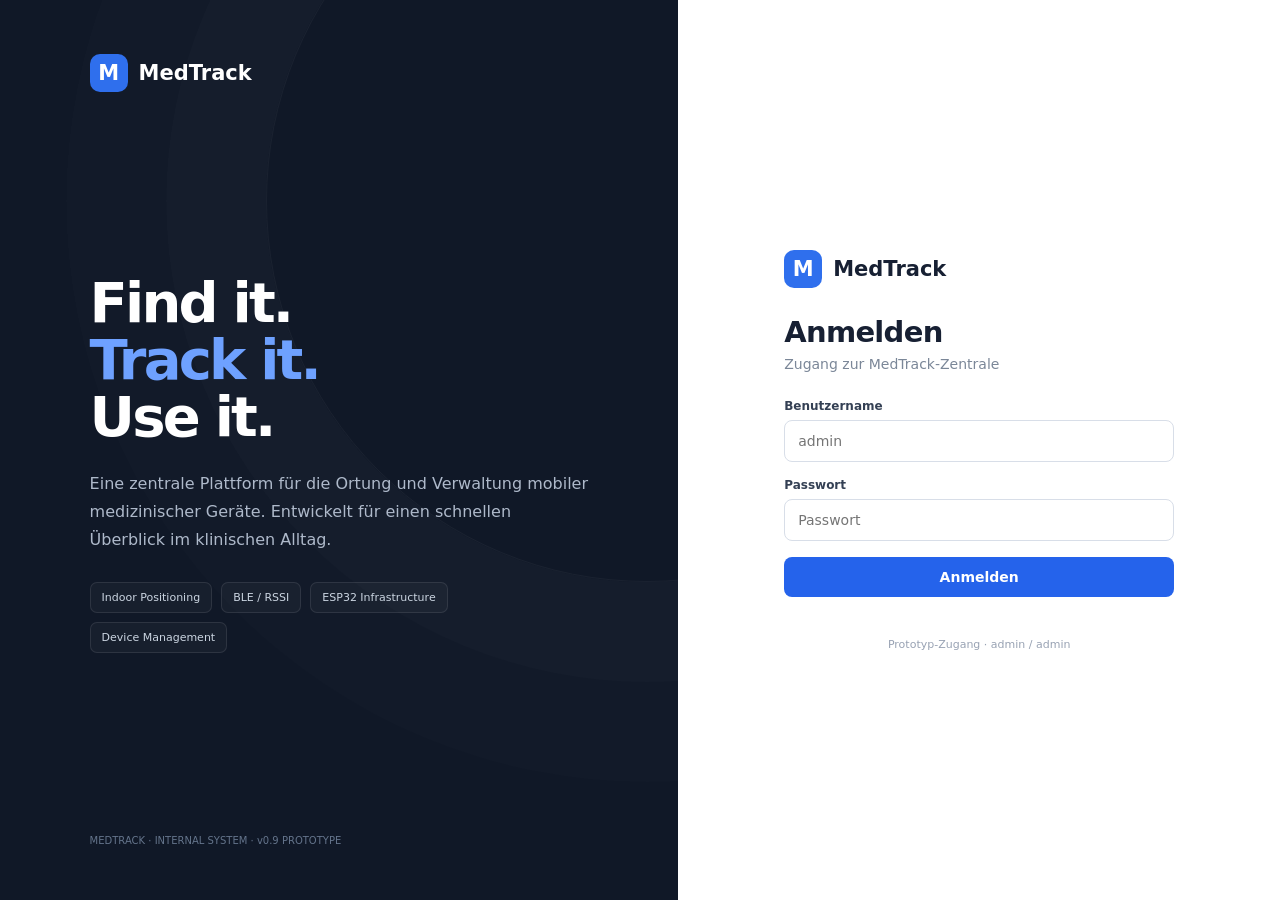
<file: Prototyp/MedTrack_MaxQuality_Prototype.html>
<!doctype html>
<html lang="de">
<head>
<meta charset="utf-8">
<meta name="viewport" content="width=device-width,initial-scale=1">
<title>MedTrack — Clinical Equipment Platform</title>
<style>
:root{
 --nav:#111827;--nav2:#1b2537;--bg:#f6f8fb;--surface:#fff;--border:#e6eaf0;
 --text:#172033;--muted:#7b8798;--blue:#2563eb;--blue-soft:#eef4ff;
 --green:#16a34a;--green-soft:#eaf8ef;--amber:#c77b12;--amber-soft:#fff7e8;
 --red:#dc3545;--red-soft:#fff0f1;--shadow:0 1px 2px #17203308,0 8px 24px #17203306;
}
*{box-sizing:border-box}body{margin:0;background:var(--bg);color:var(--text);font:14px Inter,ui-sans-serif,system-ui,-apple-system,"Segoe UI",sans-serif}
button,input,select{font:inherit}button{cursor:pointer}.hidden{display:none!important}

/* login */
.login{min-height:100vh;display:grid;grid-template-columns:53% 47%;background:#fff}
.login-left{background:#101827;color:white;padding:54px 7vw;display:flex;flex-direction:column;justify-content:space-between;position:relative;overflow:hidden}
.login-left:before{content:"";position:absolute;width:760px;height:760px;border:1px solid #ffffff0b;border-radius:50%;right:-350px;top:-180px;box-shadow:0 0 0 100px #ffffff03,0 0 0 200px #ffffff02}
.brand{display:flex;align-items:center;gap:11px;font-weight:750;font-size:21px;position:relative;z-index:1}.mark{width:38px;height:38px;background:#2f6fed;border-radius:10px;display:grid;place-items:center;font-weight:900;color:#fff}
.login-copy{position:relative;z-index:1}.login-copy h1{font-size:56px;line-height:1.02;letter-spacing:-2.8px;max-width:680px;margin:0 0 25px}.login-copy h1 span{color:#6ea1ff}.login-copy p{font-size:16px;line-height:1.75;color:#aeb9ca;max-width:590px}
.login-features{display:flex;gap:9px;flex-wrap:wrap;margin-top:28px}.feature{border:1px solid #ffffff18;background:#ffffff08;padding:8px 11px;border-radius:7px;color:#cbd5e1;font-size:11px}
.login-right{display:grid;place-items:center;padding:50px}.login-form{width:390px}.login-form h2{font-size:29px;letter-spacing:-.7px;margin:27px 0 7px}.login-form>p{color:var(--muted);margin:0 0 27px}.field{margin:0 0 16px}.field label{display:block;font-size:12px;font-weight:700;margin-bottom:7px;color:#344054}.field input,.field select{width:100%;border:1px solid #d8dee8;border-radius:8px;padding:12px 13px;outline:0;background:#fff}.field input:focus,.field select:focus{border-color:#5c8ff2;box-shadow:0 0 0 3px #dbe8ff}.primary{width:100%;border:0;background:#2563eb;color:#fff;border-radius:8px;padding:12px;font-weight:700}.primary:hover{background:#1e56d0}.login-error{height:17px;color:#d12e3d;font-size:12px;margin-top:10px}.demo{font-size:11px;text-align:center;color:#98a2b3;margin-top:14px}

/* shell */
.shell{min-height:100vh}.sidebar{position:fixed;left:0;top:0;bottom:0;width:238px;background:var(--nav);color:#aab5c6;padding:20px 13px;display:flex;flex-direction:column;z-index:5}.side-brand{padding:2px 9px 27px;color:#fff}.side-brand .mark{width:35px;height:35px}.side-brand span{font-size:19px}.section-label{text-transform:uppercase;font-size:9px;letter-spacing:1.2px;color:#66758b;padding:14px 10px 7px}.nav button{display:flex;align-items:center;width:100%;border:0;background:transparent;color:#9eabbe;padding:10px 11px;border-radius:7px;margin:2px 0;text-align:left;font-size:12px;gap:11px}.nav button:hover{background:#ffffff08;color:#fff}.nav button.active{background:#202d43;color:#fff}.nav-icon{width:18px;text-align:center;font-size:14px;color:#8faef1}.side-user{margin-top:auto;border-top:1px solid #263248;padding:15px 7px 0;display:flex;gap:9px;align-items:center}.avatar{width:34px;height:34px;border-radius:50%;background:#dce9ff;color:#2458bc;display:grid;place-items:center;font-size:10px;font-weight:800}.side-user b{display:block;color:#fff;font-size:11px}.side-user span{color:#718096;font-size:10px}.logout{margin-top:12px;border:0;background:none;color:#8592a6;text-align:left;padding:8px;font-size:11px}.main{margin-left:238px;min-height:100vh}.topbar{height:66px;background:#fff;border-bottom:1px solid var(--border);display:flex;align-items:center;justify-content:space-between;padding:0 28px}.search{width:310px;background:#f8fafc;border:1px solid var(--border);border-radius:7px;padding:9px 12px;color:#475569;outline:0;font-size:12px}.top-right{display:flex;align-items:center;gap:19px;color:#667085;font-size:11px}.online{display:flex;gap:6px;align-items:center}.green-dot{width:7px;height:7px;background:#2bb673;border-radius:50%}.bell{font-size:17px}.page{padding:27px 29px;max-width:1500px;margin:auto}.page-title{display:flex;justify-content:space-between;align-items:flex-end;margin-bottom:22px}.page-title h1{font-size:25px;letter-spacing:-.6px;margin:0}.page-title p{color:var(--muted);margin:5px 0 0;font-size:12px}.actions{display:flex;gap:8px}.btn{border:1px solid #d9e0ea;background:#fff;color:#344054;border-radius:7px;padding:9px 12px;font-size:11px}.btn-blue{border:0;background:#2563eb;color:white;border-radius:7px;padding:9px 12px;font-weight:700;font-size:11px}.btn-blue:hover{background:#1d55d0}

/* dashboard */
.metrics{display:grid;grid-template-columns:repeat(4,1fr);gap:13px;margin-bottom:18px}.metric{background:#fff;border:1px solid var(--border);border-radius:9px;padding:17px 18px;box-shadow:var(--shadow)}.metric-top{display:flex;justify-content:space-between;color:#778399;font-size:11px}.metric-icon{color:#7791c8}.metric-value{font-size:27px;font-weight:750;margin:8px 0 3px}.metric-note{font-size:10px;color:#8390a3}.metric-note.good{color:#16804b}.layout{display:grid;grid-template-columns:minmax(0,1.55fr) minmax(315px,.72fr);gap:16px}.card{background:#fff;border:1px solid var(--border);border-radius:9px;box-shadow:var(--shadow)}.card-head{height:58px;padding:0 18px;display:flex;justify-content:space-between;align-items:center;border-bottom:1px solid #edf0f4}.card-head h2{font-size:13px;margin:0}.subtle{font-size:10px;color:#8a95a5}.map-card{padding-bottom:14px}.map-wrap{height:420px;padding:28px 43px 34px}.map{position:relative;width:100%;height:100%;border:1px solid #aab5c5;background-color:#fbfcfe;background-image:linear-gradient(#e9edf3 1px,transparent 1px),linear-gradient(90deg,#e9edf3 1px,transparent 1px);background-size:10% 10%;overflow:hidden}.room-label{position:absolute;top:12px;left:12px;font-size:10px;color:#59677c;background:#fff;border:1px solid #e6eaf0;padding:6px 8px;border-radius:5px}.sensor{position:absolute;width:31px;height:31px;border-radius:50%;display:grid;place-items:center;color:white;font-size:10px;font-weight:800;box-shadow:0 2px 7px #0002;z-index:3}.sensor small{position:absolute;top:35px;color:#64748b;white-space:nowrap;font-size:9px;font-weight:500}.sa{left:5%;bottom:7%;background:#7356d8}.sb{right:5%;top:7%;background:#138da1}.signal{position:absolute;left:57%;top:45%;width:230px;height:230px;border:1px dashed #9ebff5;border-radius:50%;transform:translate(-50%,-50%);opacity:.8}.device{position:absolute;left:57%;top:45%;width:46px;height:46px;border-radius:50%;background:#2764d9;border:4px solid #d8e7ff;color:white;display:grid;place-items:center;font-size:9px;font-weight:800;box-shadow:0 4px 15px #2764d944;transition:.45s;z-index:4}.device span{position:absolute;top:52px;background:#fff;border:1px solid #e2e7ef;color:#344054;border-radius:5px;padding:5px 7px;font-size:9px;white-space:nowrap;font-weight:500}.map-meta{display:flex;justify-content:space-between;padding:0 18px;color:#8390a3;font-size:9px}.legend{display:flex;gap:15px}.legend i{display:inline-block;width:7px;height:7px;border-radius:50%;margin-right:4px}.focus{padding:17px}.status-line{display:flex;justify-content:space-between;align-items:start}.status-badge{font-size:9px;padding:4px 7px;border-radius:20px;background:var(--green-soft);color:#167542;font-weight:800}.focus-name{font-size:16px;font-weight:750}.focus-type{font-size:10px;color:#8994a5;margin-top:3px}.info{margin-top:14px}.info-row{display:flex;justify-content:space-between;border-bottom:1px solid #edf0f4;padding:10px 0;font-size:10px}.info-row span{color:#7b8798}.info-row b{font-weight:700}.accuracy{background:#f2fbf6;border:1px solid #d7f0df;padding:11px;border-radius:6px;margin-top:13px}.accuracy span{display:block;color:#43835d;font-size:9px}.accuracy b{font-size:19px;color:#197044;display:block;margin-top:2px}.full{width:100%;margin-top:11px}.notice{margin:15px 0;background:#fff8eb;border:1px solid #f5dfb8;padding:10px;border-radius:6px;font-size:10px;color:#8b641e}.table-card{margin-top:16px;padding-bottom:4px}.table{width:100%;border-collapse:collapse}.table th{text-align:left;color:#8994a5;font-size:9px;text-transform:uppercase;letter-spacing:.45px;padding:11px 15px;border-bottom:1px solid var(--border)}.table td{padding:12px 15px;border-bottom:1px solid #eff2f5;font-size:10px}.device-cell{display:flex;align-items:center;gap:9px}.device-avatar{width:29px;height:29px;border-radius:6px;background:#eef4ff;color:#2861c9;display:grid;place-items:center;font-size:8px;font-weight:800}.pill{padding:4px 7px;border-radius:20px;font-size:8px;font-weight:800}.pill.green{background:#eaf8ef;color:#197044}.pill.orange{background:#fff2df;color:#a36213}.pill.gray{background:#f0f2f5;color:#657184}

/* other pages */
.page-card{padding:0}.empty-title{padding:30px}.user-grid{display:grid;grid-template-columns:repeat(3,1fr);gap:13px}.user-card{background:#fff;border:1px solid var(--border);border-radius:9px;padding:16px;box-shadow:var(--shadow)}.user-head{display:flex;gap:10px;align-items:center}.user-head .avatar{width:40px;height:40px}.user-head b{font-size:12px}.user-head p{margin:3px 0 0;color:#8994a5;font-size:10px}.role{display:inline-block;margin-top:15px;padding:5px 7px;background:#eef4ff;color:#245cc2;border-radius:5px;font-size:9px;font-weight:700}.activity{padding:16px 18px}.event{display:flex;gap:11px;padding:13px 0;border-bottom:1px solid #edf0f4}.event:last-child{border:0}.event-dot{width:8px;height:8px;border-radius:50%;background:#3c73db;margin-top:4px;flex:none}.event p{margin:0;font-size:10px}.event small{color:#98a2b3;font-size:9px}.rooms-grid{display:grid;grid-template-columns:repeat(3,1fr);gap:13px}.room-card{background:#fff;border:1px solid var(--border);border-radius:9px;padding:16px;box-shadow:var(--shadow)}.room-card h3{font-size:13px}.room-card p{font-size:10px;color:#8792a3;margin:5px 0 14px}.room-status{font-size:9px;color:#177145;background:#eaf8ef;padding:4px 7px;border-radius:20px;font-weight:700}

/* modal */
.modal{position:fixed;inset:0;background:#0f172a66;display:grid;place-items:center;z-index:20}.modal-box{width:430px;background:#fff;border-radius:10px;padding:21px;box-shadow:0 25px 70px #0003}.modal-head{display:flex;justify-content:space-between;align-items:center;margin-bottom:20px}.modal-head h2{font-size:16px}.close{background:none;border:0;font-size:20px;color:#8994a5}
@media(max-width:1050px){.metrics{grid-template-columns:repeat(2,1fr)}.layout{grid-template-columns:1fr}.user-grid,.rooms-grid{grid-template-columns:1fr 1fr}}
@media(max-width:720px){.sidebar{width:62px}.side-brand span,.section-label,.nav button span,.side-user div:not(.avatar),.logout{display:none}.main{margin-left:62px}.topbar{padding:0 14px}.search{width:200px}.page{padding:18px 14px}.metrics{grid-template-columns:1fr}.user-grid,.rooms-grid{grid-template-columns:1fr}.map-wrap{padding:25px 25px 32px}}
</style>
</head>
<body>

<section id="login" class="login">
  <div class="login-left">
    <div class="brand"><div class="mark">M</div>MedTrack</div>
    <div class="login-copy">
      <h1>Find it.<br><span>Track it.</span><br>Use it.</h1>
      <p>Eine zentrale Plattform für die Ortung und Verwaltung mobiler medizinischer Geräte. Entwickelt für einen schnellen Überblick im klinischen Alltag.</p>
      <div class="login-features"><span class="feature">Indoor Positioning</span><span class="feature">BLE / RSSI</span><span class="feature">ESP32 Infrastructure</span><span class="feature">Device Management</span></div>
    </div>
    <div style="color:#64748b;font-size:10px;position:relative;z-index:1">MEDTRACK · INTERNAL SYSTEM · v0.9 PROTOTYPE</div>
  </div>
  <div class="login-right">
    <div class="login-form">
      <div class="brand" style="color:#172033"><div class="mark">M</div>MedTrack</div>
      <h2>Anmelden</h2><p>Zugang zur MedTrack-Zentrale</p>
      <form id="loginForm">
        <div class="field"><label>Benutzername</label><input id="loginUser" placeholder="admin" autocomplete="username" required></div>
        <div class="field"><label>Passwort</label><input id="loginPass" type="password" placeholder="Passwort" autocomplete="current-password" required></div>
        <button class="primary">Anmelden</button><div id="loginError" class="login-error"></div>
      </form>
      <div class="demo">Prototyp-Zugang · admin / admin</div>
    </div>
  </div>
</section>

<section id="shell" class="shell hidden">
<aside class="sidebar">
  <div class="brand side-brand"><div class="mark">M</div><span>MedTrack</span></div>
  <div class="section-label">Arbeitsbereich</div>
  <nav class="nav">
    <button class="active" onclick="page('dashboard',this)"><i class="nav-icon">▦</i><span>Dashboard</span></button>
    <button onclick="page('devices',this)"><i class="nav-icon">◉</i><span>Geräte</span></button>
    <button onclick="page('rooms',this)"><i class="nav-icon">⌗</i><span>Räume & Ortung</span></button>
  </nav>
  <div class="section-label">Administration</div>
  <nav class="nav">
    <button onclick="page('users',this)"><i class="nav-icon">♙</i><span>Benutzer</span></button>
    <button onclick="page('activity',this)"><i class="nav-icon">◷</i><span>Aktivitätsprotokoll</span></button>
  </nav>
  <div class="side-user"><div class="avatar">AM</div><div><b>Alexander M.</b><span>Administrator</span></div></div>
  <button class="logout" onclick="logout()">↪ &nbsp; Abmelden</button>
</aside>
<main class="main">
<header class="topbar"><input class="search" placeholder="Suchen …" oninput="searchDevices(this.value)"><div class="top-right"><div class="online"><i class="green-dot"></i> System online</div><div class="bell">♧</div><span>DE</span></div></header>

<!-- dashboard -->
<div id="dashboard" class="page">
<div class="page-title"><div><h1>Dashboard</h1><p>Live-Übersicht der MedTrack-Infrastruktur</p></div><div class="actions"><button class="btn" onclick="locate()">↻ Aktualisieren</button><button class="btn-blue" onclick="openDevice()">＋ Gerät registrieren</button></div></div>
<div class="metrics">
<div class="metric"><div class="metric-top"><span>Geräte gesamt</span><span class="metric-icon">◉</span></div><div class="metric-value">24</div><div class="metric-note good">↑ 3 heute aktiv</div></div>
<div class="metric"><div class="metric-top"><span>Verfügbar</span><span class="metric-icon">✓</span></div><div class="metric-value">18</div><div class="metric-note">75 % des Bestands</div></div>
<div class="metric"><div class="metric-top"><span>In Verwendung</span><span class="metric-icon">↗</span></div><div class="metric-value">4</div><div class="metric-note">2 auf Station 2</div></div>
<div class="metric"><div class="metric-top"><span>Wartung</span><span class="metric-icon">!</span></div><div class="metric-value">2</div><div class="metric-note" style="color:#a36213">Prüfung erforderlich</div></div>
</div>
<div class="layout">
<div class="card map-card"><div class="card-head"><h2>Live-Ortung · Raum 01</h2><span class="subtle">12 × 11 m · aktualisiert vor 2 s</span></div>
<div class="map-wrap"><div class="map"><div class="room-label">RAUM 01 · STATION 2</div><div class="signal"></div><div class="sensor sa">A<small>ESP32 A</small></div><div class="sensor sb">B<small>ESP32 B</small></div><div id="device" class="device">EKG<span>EKG #17 · 6,8 m / 6,4 m</span></div></div></div>
<div class="map-meta"><div class="legend"><span><i style="background:#7356d8"></i>Sensor A</span><span><i style="background:#138da1"></i>Sensor B</span><span><i style="background:#2764d9"></i>Gerät</span></div><span>Trilateration aktiv · Genauigkeit ±0,32 m</span></div></div>
<div class="card"><div class="card-head"><h2>Gerätedetails</h2><span class="subtle">LIVE</span></div><div class="focus">
<div class="status-line"><div><div class="focus-name">EKG #17</div><div class="focus-type">Elektrokardiograph · MT-00417</div></div><span class="status-badge">VERFÜGBAR</span></div>
<div class="notice"><b>Ortung stabil</b><br>Das Gerät wird aktuell von beiden Sensoren erkannt.</div>
<div class="info"><div class="info-row"><span>Standort</span><b>Raum 01</b></div><div class="info-row"><span>Koordinaten</span><b id="coords">6,8 m / 6,4 m</b></div><div class="info-row"><span>Entfernung A</span><b id="distA">4,1 m</b></div><div class="info-row"><span>Entfernung B</span><b id="distB">6,3 m</b></div><div class="info-row"><span>Letztes Signal</span><b>vor 2 Sek.</b></div></div>
<div class="accuracy"><span>Aktuelle Messgenauigkeit</span><b id="accuracy">± 0,32 m</b></div><button class="btn-blue full" onclick="locate()">⌖ Position neu berechnen</button>
</div></div></div>
<div class="card table-card"><div class="card-head"><h2>Zuletzt erkannte Geräte</h2><span class="subtle">24 Geräte im System</span></div>
<table class="table" id="recentTable"><thead><tr><th>Gerät</th><th>Standort</th><th>Status</th><th>Erkannt</th><th></th></tr></thead><tbody>
<tr><td><div class="device-cell"><div class="device-avatar">EKG</div><b>EKG #17</b></div></td><td>Raum 01</td><td><span class="pill green">Verfügbar</span></td><td>vor 2 Sek.</td><td><button class="btn" onclick="locate()">Lokalisieren</button></td></tr>
<tr><td><div class="device-cell"><div class="device-avatar">IP</div><b>Infusionspumpe #04</b></div></td><td>Raum 03</td><td><span class="pill orange">In Verwendung</span></td><td>vor 8 Sek.</td><td><button class="btn">Details</button></td></tr>
<tr><td><div class="device-cell"><div class="device-avatar">EKG</div><b>EKG #12</b></div></td><td>Lager</td><td><span class="pill green">Verfügbar</span></td><td>vor 15 Sek.</td><td><button class="btn">Details</button></td></tr>
</tbody></table></div>
</div>

<!-- devices -->
<div id="devices" class="page hidden"><div class="page-title"><div><h1>Geräte</h1><p>Registrierte medizinische Geräte und BLE-Tags</p></div><button class="btn-blue" onclick="openDevice()">＋ Gerät registrieren</button></div>
<div class="card page-card"><table class="table" id="deviceTable"><thead><tr><th>Gerät</th><th>Typ</th><th>Standort</th><th>Status</th><th>BLE-Tag</th><th>Letztes Signal</th></tr></thead><tbody>
<tr><td><div class="device-cell"><div class="device-avatar">EKG</div><b>EKG #17</b></div></td><td>Elektrokardiograph</td><td>Raum 01</td><td><span class="pill green">Verfügbar</span></td><td>MT-00417</td><td>2 Sek.</td></tr>
<tr><td><div class="device-cell"><div class="device-avatar">IP</div><b>Infusionspumpe #04</b></div></td><td>Infusionspumpe</td><td>Raum 03</td><td><span class="pill orange">In Verwendung</span></td><td>MT-00104</td><td>8 Sek.</td></tr>
<tr><td><div class="device-cell"><div class="device-avatar">EKG</div><b>EKG #12</b></div></td><td>Elektrokardiograph</td><td>Lager</td><td><span class="pill green">Verfügbar</span></td><td>MT-00412</td><td>15 Sek.</td></tr>
<tr><td><div class="device-cell"><div class="device-avatar">BP</div><b>Blutdruckmonitor #08</b></div></td><td>Monitoring</td><td>Raum 02</td><td><span class="pill gray">Wartung</span></td><td>MT-00008</td><td>nicht aktiv</td></tr>
</tbody></table></div></div>

<!-- rooms -->
<div id="rooms" class="page hidden"><div class="page-title"><div><h1>Räume & Ortung</h1><p>Überwachte Bereiche und Sensor-Infrastruktur</p></div></div>
<div class="metrics"><div class="metric"><div class="metric-top"><span>Überwachte Räume</span></div><div class="metric-value">6</div><div class="metric-note good">Alle Bereiche online</div></div><div class="metric"><div class="metric-top"><span>ESP32 Sensoren</span></div><div class="metric-value">12</div><div class="metric-note">2 pro Raum</div></div><div class="metric"><div class="metric-top"><span>Signalabdeckung</span></div><div class="metric-value">98,7%</div><div class="metric-note">Aktuelle Messung</div></div><div class="metric"><div class="metric-top"><span>Mittlere Genauigkeit</span></div><div class="metric-value">0,41 m</div><div class="metric-note">RSSI / Trilateration</div></div></div>
<div class="rooms-grid">
<div class="room-card"><h3>Raum 01</h3><p>Station 2 · 12 × 11 m</p><span class="room-status">● ONLINE · 4 GERÄTE</span></div>
<div class="room-card"><h3>Raum 02</h3><p>Station 2 · 10 × 9 m</p><span class="room-status">● ONLINE · 5 GERÄTE</span></div>
<div class="room-card"><h3>Raum 03</h3><p>Station 2 · 12 × 10 m</p><span class="room-status">● ONLINE · 3 GERÄTE</span></div>
<div class="room-card"><h3>Lager</h3><p>Materiallager · 15 × 8 m</p><span class="room-status">● ONLINE · 8 GERÄTE</span></div>
<div class="room-card"><h3>Behandlungsraum</h3><p>Station 1 · 9 × 8 m</p><span class="room-status">● ONLINE · 2 GERÄTE</span></div>
<div class="room-card"><h3>Technikraum</h3><p>Infrastruktur · 7 × 6 m</p><span class="room-status">● ONLINE · 2 GERÄTE</span></div>
</div></div>

<!-- users -->
<div id="users" class="page hidden"><div class="page-title"><div><h1>Benutzer</h1><p>Benutzerkonten und Rollen</p></div><button class="btn-blue" onclick="openUser()">＋ Benutzer hinzufügen</button></div>
<div class="user-grid" id="userGrid">
<div class="user-card"><div class="user-head"><div class="avatar">AM</div><div><b>Alexander M.</b><p>alexander@medtrack.local</p></div></div><span class="role">Administrator</span></div>
<div class="user-card"><div class="user-head"><div class="avatar" style="background:#e8f7ed;color:#197044">LS</div><div><b>Lisa Schneider</b><p>lisa@medtrack.local</p></div></div><span class="role">Stationsleitung</span></div>
<div class="user-card"><div class="user-head"><div class="avatar" style="background:#fff3db;color:#a36213">MK</div><div><b>Martin König</b><p>martin@medtrack.local</p></div></div><span class="role">Mitarbeiter</span></div>
</div></div>

<!-- activity -->
<div id="activity" class="page hidden"><div class="page-title"><div><h1>Aktivitätsprotokoll</h1><p>Nachvollziehbare Ereignisse im MedTrack-System</p></div></div>
<div class="layout"><div class="card"><div class="card-head"><h2>Letzte Aktivitäten</h2><span class="subtle">Heute</span></div><div class="activity">
<div class="event"><i class="event-dot"></i><div><p><b>EKG #17</b> wurde in Raum 01 erkannt.</p><small>vor 2 Minuten · ESP32 A / B</small></div></div>
<div class="event"><i class="event-dot" style="background:#20a464"></i><div><p><b>Lisa Schneider</b> hat Infusionspumpe #04 ausgeliehen.</p><small>vor 12 Minuten · Station 2</small></div></div>
<div class="event"><i class="event-dot" style="background:#d99024"></i><div><p><b>Blutdruckmonitor #08</b> wurde als Wartung markiert.</p><small>vor 31 Minuten · System</small></div></div>
<div class="event"><i class="event-dot"></i><div><p><b>Alexander M.</b> hat sich angemeldet.</p><small>vor 48 Minuten · Web</small></div></div>
</div></div>
<div class="card"><div class="card-head"><h2>Systemstatus</h2></div><div class="activity"><div class="info-row"><span>Webanwendung</span><b style="color:#197044">Online</b></div><div class="info-row"><span>PostgreSQL</span><b style="color:#197044">Online</b></div><div class="info-row"><span>ESP32 Netzwerk</span><b style="color:#197044">12 / 12</b></div><div class="info-row"><span>BLE Gateway</span><b style="color:#197044">Online</b></div></div></div></div></div>
</main>
</section>

<div id="deviceModal" class="modal hidden"><div class="modal-box"><div class="modal-head"><h2>Gerät registrieren</h2><button class="close" onclick="closeModal('deviceModal')">×</button></div><div class="field"><label>Gerätename</label><input id="newDeviceName" placeholder="z. B. EKG #25"></div><div class="field"><label>Gerätetyp</label><select><option>Elektrokardiograph</option><option>Infusionspumpe</option><option>Blutdruckmonitor</option><option>Sonstiges</option></select></div><div class="field"><label>BLE-Tag-ID</label><input placeholder="MT-00XXX"></div><button class="btn-blue" style="width:100%" onclick="addDevice()">Gerät registrieren</button></div></div>
<div id="userModal" class="modal hidden"><div class="modal-box"><div class="modal-head"><h2>Benutzer hinzufügen</h2><button class="close" onclick="closeModal('userModal')">×</button></div><div class="field"><label>Name</label><input id="newUserName" placeholder="Max Mustermann"></div><div class="field"><label>E-Mail</label><input placeholder="max@medtrack.local"></div><div class="field"><label>Rolle</label><select><option>Mitarbeiter</option><option>Stationsleitung</option><option>Administrator</option></select></div><button class="btn-blue" style="width:100%" onclick="addUser()">Benutzer anlegen</button></div></div>

<script>
const $=id=>document.getElementById(id);
$("loginForm").addEventListener("submit",e=>{e.preventDefault();if($("loginUser").value==="admin"&&$("loginPass").value==="admin"){$("login").classList.add("hidden");$("shell").classList.remove("hidden")}else $("loginError").textContent="Benutzername oder Passwort ist nicht korrekt."});
function logout(){$("shell").classList.add("hidden");$("login").classList.remove("hidden");$("loginUser").value="";$("loginPass").value="";$("loginError").textContent=""}
function page(id,btn){document.querySelectorAll(".page").forEach(x=>x.classList.add("hidden"));$(id).classList.remove("hidden");document.querySelectorAll(".nav button").forEach(x=>x.classList.remove("active"));btn.classList.add("active");window.scrollTo(0,0)}
function locate(){let d=$("device"),x=42+Math.random()*25,y=29+Math.random()*31;d.style.left=x+"%";d.style.top=y+"%";let px=(x/100*12).toFixed(1),py=((100-y)/100*11).toFixed(1),a=(.7+Math.random()*4).toFixed(1),b=(1.2+Math.random()*5).toFixed(1),acc=(.25+Math.random()*.22).toFixed(2);$("coords").textContent=px.replace(".",",")+" m / "+py.replace(".",",")+" m";$("distA").textContent=a.replace(".",",")+" m";$("distB").textContent=b.replace(".",",")+" m";$("accuracy").textContent="± "+acc.replace(".",",")+" m";d.querySelector("span").textContent="EKG #17 · "+px.replace(".",",")+" m / "+py.replace(".",",")+" m"}
function openDevice(){$("deviceModal").classList.remove("hidden")}function openUser(){$("userModal").classList.remove("hidden")}function closeModal(id){$(id).classList.add("hidden")}
function addDevice(){let n=$("newDeviceName").value.trim()||"Neues Gerät",tr=document.createElement("tr");tr.innerHTML=`<td><div class="device-cell"><div class="device-avatar">NEW</div><b>${n}</b></div></td><td>Medizinisches Gerät</td><td>Noch nicht zugeordnet</td><td><span class="pill green">Verfügbar</span></td><td>Wird zugewiesen</td><td>gerade eben</td>`;$("deviceTable").querySelector("tbody").prepend(tr);closeModal("deviceModal");$("newDeviceName").value=""}
function addUser(){let n=$("newUserName").value.trim()||"Neuer Benutzer",i=n.split(" ").map(x=>x[0]).join("").slice(0,2).toUpperCase(),c=document.createElement("div");c.className="user-card";c.innerHTML=`<div class="user-head"><div class="avatar">${i}</div><div><b>${n}</b><p>${n.toLowerCase().replaceAll(" ",".")}@medtrack.local</p></div></div><span class="role">Mitarbeiter</span>`;$("userGrid").append(c);closeModal("userModal");$("newUserName").value=""}
function searchDevices(v){document.querySelectorAll("#deviceTable tbody tr").forEach(r=>r.style.display=!v||r.innerText.toLowerCase().includes(v.toLowerCase())?"":"none")}
</script>
</body>
</html>
</file>
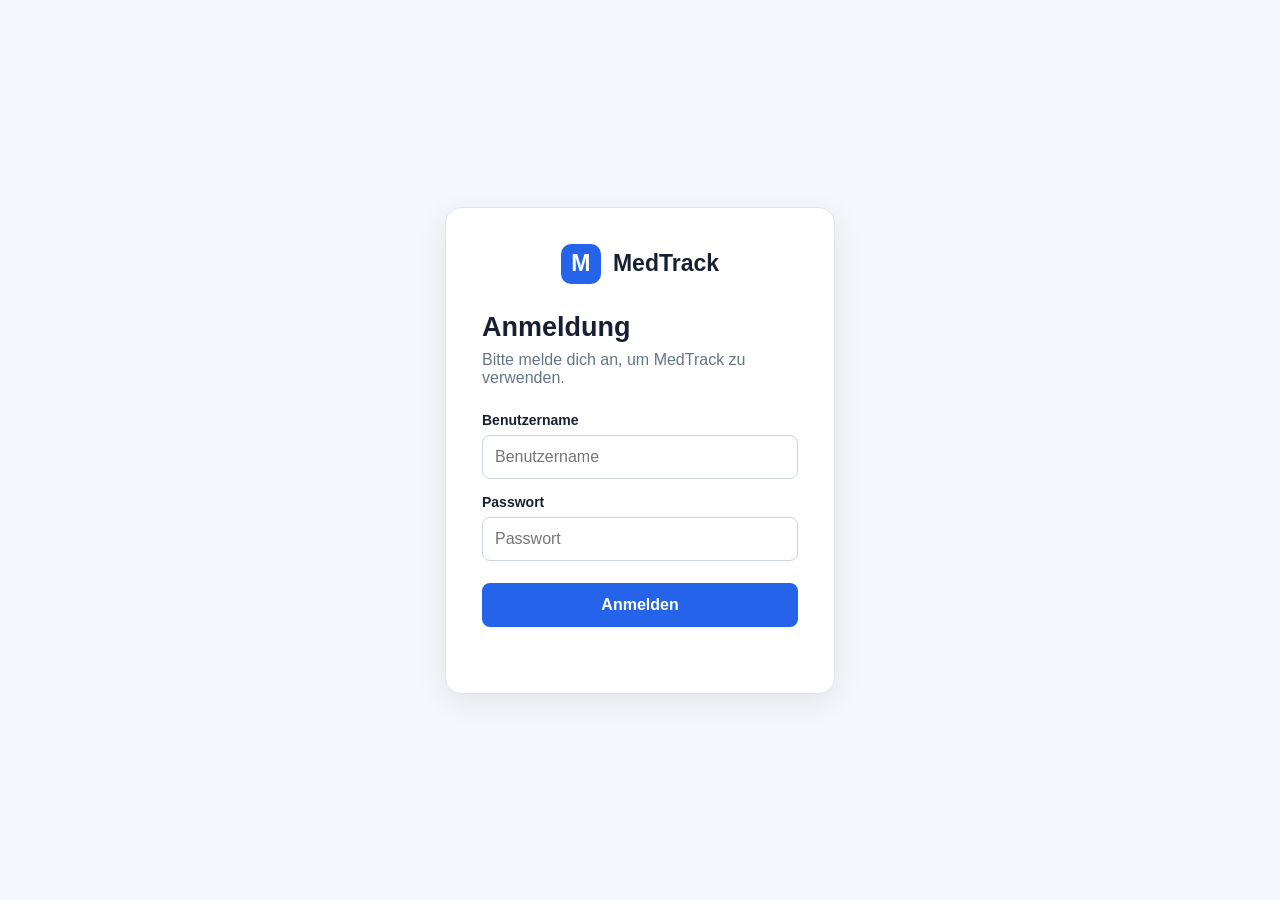
<file: Prototyp/MedTrack_Prototyp.html>
<!DOCTYPE html>
<html lang="de">
<head>
<meta charset="UTF-8">
<meta name="viewport" content="width=device-width, initial-scale=1.0">
<title>MedTrack – Prototyp</title>
<style>
*{box-sizing:border-box;margin:0;padding:0}
body{font-family:Arial,Helvetica,sans-serif;background:#f4f7fb;color:#172033}
button,input{font:inherit}
.hidden{display:none!important}

/* LOGIN */
.login-screen{min-height:100vh;display:flex;align-items:center;justify-content:center;background:#f4f7fb}
.login-box{width:390px;background:#fff;border:1px solid #dfe5ee;border-radius:16px;padding:36px;box-shadow:0 8px 30px rgba(0,0,0,.08)}
.login-logo,.logo{display:flex;align-items:center;gap:12px;font-weight:bold}
.login-logo{font-size:23px;justify-content:center;margin-bottom:28px}
.logo-icon{width:40px;height:40px;border-radius:10px;background:#2563eb;color:#fff;display:flex;align-items:center;justify-content:center;font-weight:bold}
.login-box h1{font-size:27px;margin-bottom:8px}
.login-description{color:#64748b;margin-bottom:25px}
.login-box label{display:block;font-size:14px;font-weight:bold;margin:15px 0 7px}
.login-box input{width:100%;padding:12px;border:1px solid #cbd5e1;border-radius:8px;outline:none}
.login-box input:focus{border-color:#2563eb}
.login-button{width:100%;border:0;border-radius:8px;background:#2563eb;color:#fff;padding:13px;margin-top:22px;font-weight:bold;cursor:pointer}
.login-button:hover{background:#1d4ed8}
.login-error{color:#dc2626;font-size:13px;margin-top:12px;min-height:18px}

/* APP */
header{height:70px;background:#fff;border-bottom:1px solid #dfe5ee;display:flex;align-items:center;justify-content:space-between;padding:0 30px}
.logo{font-size:21px}
.header-right{display:flex;align-items:center;gap:22px}
.connection{display:flex;align-items:center;gap:8px;color:#64748b;font-size:14px}
.online{width:9px;height:9px;background:#22c55e;border-radius:50%}
.logout-button{border:1px solid #cbd5e1;background:#fff;border-radius:8px;padding:9px 14px;cursor:pointer}
main{max-width:1500px;margin:auto;padding:28px}
.title{margin-bottom:25px}
.title h1{font-size:28px;margin-bottom:5px}
.title p{color:#64748b}
.layout{display:grid;grid-template-columns:1fr 340px;gap:24px}
.card{background:#fff;border:1px solid #dfe5ee;border-radius:14px;padding:22px;box-shadow:0 3px 12px rgba(0,0,0,.04)}
.card-header{display:flex;justify-content:space-between;align-items:center;margin-bottom:18px}
.room-size{font-size:13px;color:#64748b;background:#f1f5f9;padding:7px 10px;border-radius:7px}

/* ROOM */
.room-wrapper{padding:28px 38px 42px}
.room{position:relative;width:100%;aspect-ratio:12/11;background:#f8fafc;border:3px solid #334155;border-radius:4px;overflow:visible}
.x-axis{position:absolute;left:0;right:0;bottom:-1px;border-top:1px solid #94a3b8}
.y-axis{position:absolute;top:0;bottom:0;left:-1px;border-left:1px solid #94a3b8}
.axis-number{position:absolute;color:#64748b;font-size:11px}
.x0{left:-5px;bottom:-23px}.x6{left:50%;bottom:-23px;transform:translateX(-50%)}.x12{right:-10px;bottom:-23px}
.y0{left:-30px;bottom:-5px}.y5{left:-30px;top:50%;transform:translateY(-50%)}.y11{left:-34px;top:-5px}
.x-label{position:absolute;right:-25px;bottom:-25px;font-size:12px;color:#64748b}
.y-label{position:absolute;left:-34px;top:-25px;font-size:12px;color:#64748b}
.sensor{position:absolute;width:38px;height:38px;border-radius:50%;display:flex;align-items:center;justify-content:center;color:white;font-weight:bold;box-shadow:0 3px 8px rgba(0,0,0,.2)}
.sensor-a{left:7%;bottom:8%;background:#7c3aed}
.sensor-b{right:7%;top:8%;background:#0891b2}
.sensor-label{position:absolute;top:42px;white-space:nowrap;font-size:11px;color:#475569;font-weight:normal}
.device{position:absolute;left:57%;top:42%;width:48px;height:48px;border-radius:50%;background:#2563eb;border:5px solid #bfdbfe;color:white;display:flex;align-items:center;justify-content:center;font-weight:bold;cursor:pointer;transition:.3s;box-shadow:0 5px 15px rgba(37,99,235,.3)}
.device:hover{transform:scale(1.08)}
.device-label{position:absolute;top:53px;left:50%;transform:translateX(-50%);white-space:nowrap;background:#fff;padding:5px 8px;border-radius:6px;font-size:11px;border:1px solid #dbe3ee;color:#334155}

/* SIDE */
.detail-title{font-size:18px;margin-bottom:18px}
.device-name{font-size:21px;font-weight:bold;margin-bottom:4px}
.device-type{color:#64748b;font-size:13px;margin-bottom:20px}
.status{display:inline-block;padding:5px 9px;border-radius:999px;background:#dcfce7;color:#166534;font-size:12px;font-weight:bold;margin-bottom:20px}
.detail-row{display:flex;justify-content:space-between;padding:12px 0;border-bottom:1px solid #eef2f7;font-size:14px}
.detail-row span:first-child{color:#64748b}
.detail-row span:last-child{font-weight:bold}
.accuracy{margin-top:20px;padding:14px;background:#f0fdf4;border:1px solid #bbf7d0;border-radius:9px}
.accuracy-title{color:#15803d;font-size:13px;margin-bottom:5px}
.accuracy-value{color:#166534;font-size:20px;font-weight:bold}
.action-button{width:100%;margin-top:20px;padding:12px;border:0;border-radius:8px;background:#2563eb;color:white;font-weight:bold;cursor:pointer}
.action-button:hover{background:#1d4ed8}
.message{margin-top:12px;text-align:center;color:#64748b;font-size:12px;min-height:16px}
.legend{display:flex;gap:20px;margin-top:30px;color:#64748b;font-size:12px}
.legend-item{display:flex;align-items:center;gap:6px}
.legend-dot{width:10px;height:10px;border-radius:50%}
@media(max-width:900px){.layout{grid-template-columns:1fr}.room-wrapper{padding:28px 40px}}
</style>
</head>
<body>

<div id="loginScreen" class="login-screen">
  <div class="login-box">
    <div class="login-logo"><div class="logo-icon">M</div><span>MedTrack</span></div>
    <h1>Anmeldung</h1>
    <p class="login-description">Bitte melde dich an, um MedTrack zu verwenden.</p>
    <form id="loginForm">
      <label for="username">Benutzername</label>
      <input id="username" type="text" placeholder="Benutzername" required>
      <label for="password">Passwort</label>
      <input id="password" type="password" placeholder="Passwort" required>
      <button class="login-button">Anmelden</button>
      <p id="loginError" class="login-error"></p>
    </form>
  </div>
</div>

<div id="app" class="hidden">
<header>
  <div class="logo"><div class="logo-icon">M</div><span>MedTrack</span></div>
  <div class="header-right">
    <div class="connection"><div class="online"></div><span>ESP32 System Online</span></div>
    <button class="logout-button" onclick="logout()">Abmelden</button>
  </div>
</header>

<main>
  <div class="title">
    <h1>Indoor Equipment Tracking</h1>
    <p>Ortung medizinischer Geräte mittels BLE, RSSI und positionsbasierter Auswertung</p>
  </div>

  <div class="layout">
    <div class="card">
      <div class="card-header">
        <h2>Raum 01</h2>
        <div class="room-size">12 m × 11 m</div>
      </div>

      <div class="room-wrapper">
        <div class="room">
          <div class="x-axis"></div>
          <span class="axis-number x0">0 m</span>
          <span class="axis-number x6">6 m</span>
          <span class="axis-number x12">12 m</span>
          <span class="x-label">X →</span>

          <div class="y-axis"></div>
          <span class="axis-number y0">0 m</span>
          <span class="axis-number y5">5 m</span>
          <span class="axis-number y11">11 m</span>
          <span class="y-label">Y ↑</span>

          <div class="sensor sensor-a">A<div class="sensor-label">ESP32 A</div></div>
          <div class="sensor sensor-b">B<div class="sensor-label">ESP32 B</div></div>

          <div id="device" class="device" onclick="locateDevice()">
            EKG
            <div class="device-label">EKG #17</div>
          </div>
        </div>
      </div>

      <div class="legend">
        <div class="legend-item"><span class="legend-dot" style="background:#7c3aed"></span>ESP32 A</div>
        <div class="legend-item"><span class="legend-dot" style="background:#0891b2"></span>ESP32 B</div>
        <div class="legend-item"><span class="legend-dot" style="background:#2563eb"></span>Medizinisches Gerät</div>
      </div>
    </div>

    <div class="card">
      <h2 class="detail-title">Geräteinformationen</h2>
      <div class="device-name">EKG #17</div>
      <div class="device-type">Elektrokardiograph</div>
      <div class="status">VERFÜGBAR</div>

      <div class="detail-row"><span>Raum</span><span>Raum 01</span></div>
      <div class="detail-row"><span>Position X</span><span id="posX">6.8 m</span></div>
      <div class="detail-row"><span>Position Y</span><span id="posY">6.4 m</span></div>
      <div class="detail-row"><span>Entfernung A</span><span id="distanceA">4.1 m</span></div>
      <div class="detail-row"><span>Entfernung B</span><span id="distanceB">6.3 m</span></div>

      <div class="accuracy">
        <div class="accuracy-title">Aktuelle Messgenauigkeit</div>
        <div id="accuracy" class="accuracy-value">Testbetrieb</div>
      </div>

      <button class="action-button" onclick="locateDevice()">Gerät lokalisieren</button>
      <div id="message" class="message"></div>
    </div>
  </div>
</main>
</div>

<script>
const TEST_USER="admin";
const TEST_PASSWORD="admin";

document.getElementById("loginForm").addEventListener("submit",function(e){
  e.preventDefault();
  const u=document.getElementById("username").value;
  const p=document.getElementById("password").value;
  if(u===TEST_USER && p===TEST_PASSWORD){
    document.getElementById("loginScreen").classList.add("hidden");
    document.getElementById("app").classList.remove("hidden");
  }else{
    document.getElementById("loginError").textContent="Benutzername oder Passwort falsch.";
  }
});

function logout(){
  document.getElementById("app").classList.add("hidden");
  document.getElementById("loginScreen").classList.remove("hidden");
  document.getElementById("loginForm").reset();
}

function locateDevice(){
  const device=document.getElementById("device");
  const x=(42+Math.random()*25);
  const y=(30+Math.random()*30);
  device.style.left=x+"%";
  device.style.top=y+"%";

  const px=(x/100*12).toFixed(1);
  const py=((100-y)/100*11).toFixed(1);
  const da=(Math.sqrt(Math.pow(px-0.8,2)+Math.pow(py-0.9,2))).toFixed(1);
  const db=(Math.sqrt(Math.pow(px-11.2,2)+Math.pow(py-10.0,2))).toFixed(1);

  document.getElementById("posX").textContent=px+" m";
  document.getElementById("posY").textContent=py+" m";
  document.getElementById("distanceA").textContent=da+" m";
  document.getElementById("distanceB").textContent=db+" m";
  document.getElementById("accuracy").textContent=(0.25+Math.random()*0.4).toFixed(2)+" m";
  document.getElementById("message").textContent="Neue Position über ESP32-Sensoren berechnet.";
}
</script>
</body>
</html>
</file>
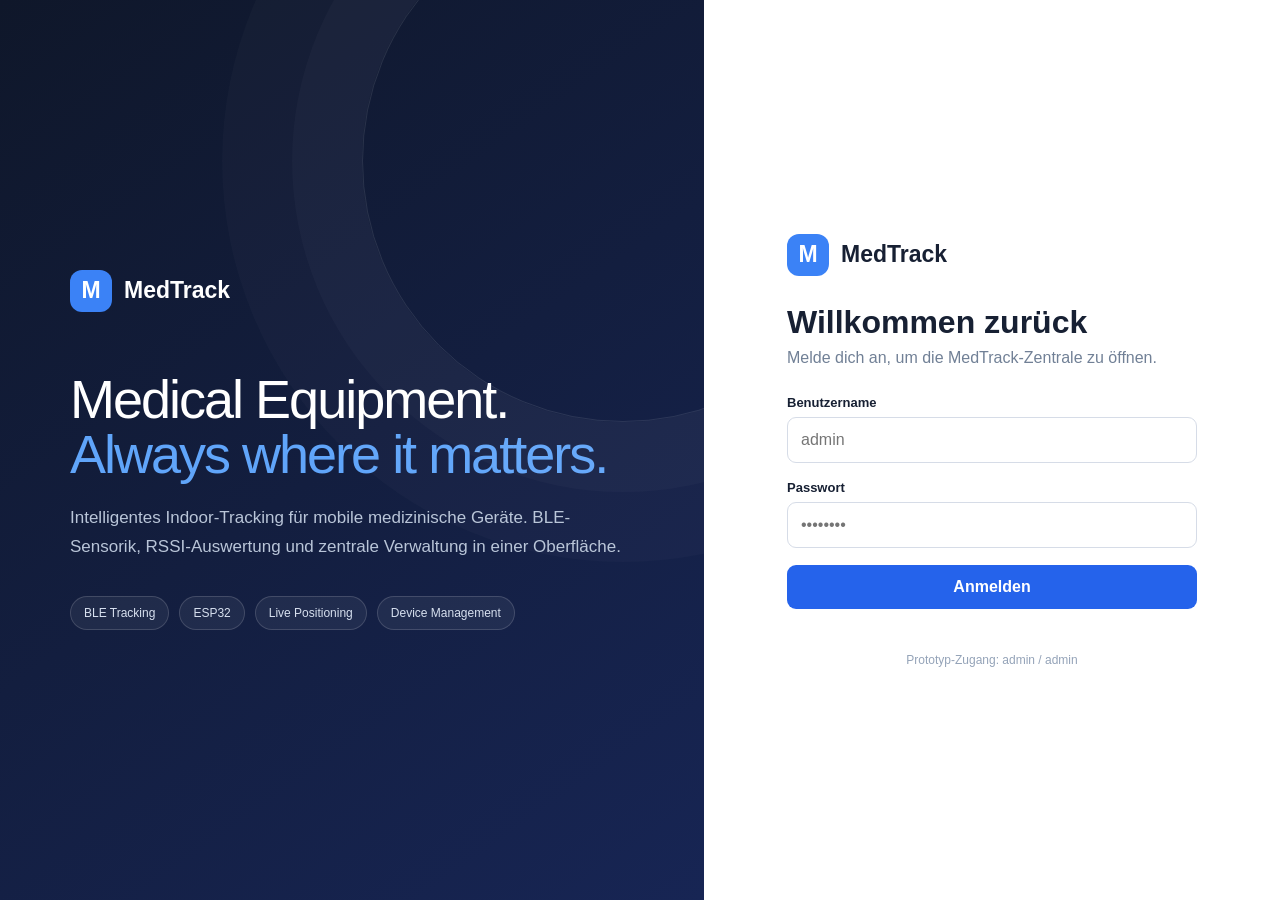
<file: Prototyp/MedTrack_Prototyp_Advanced.html>
<!DOCTYPE html>
<html lang="de">
<head>
<meta charset="UTF-8">
<meta name="viewport" content="width=device-width,initial-scale=1">
<title>MedTrack – Hospital Equipment Intelligence</title>
<style>
:root{
 --bg:#f5f7fb;--panel:#fff;--line:#e5eaf2;--text:#172033;--muted:#718096;
 --blue:#2563eb;--blue2:#eff6ff;--green:#16a34a;--orange:#ea580c;--red:#dc2626;
 --sidebar:#101828;--sidebar2:#182337;
}
*{box-sizing:border-box;margin:0;padding:0}
body{font-family:Inter,Segoe UI,Arial,sans-serif;background:var(--bg);color:var(--text)}
button,input,select{font:inherit}button{cursor:pointer}
.hidden{display:none!important}

/* LOGIN */
.login{min-height:100vh;display:grid;grid-template-columns:1.1fr .9fr;background:#fff}
.login-hero{background:linear-gradient(145deg,#0f172a,#172554);color:#fff;padding:70px;display:flex;flex-direction:column;justify-content:center;position:relative;overflow:hidden}
.login-hero:after{content:"";position:absolute;width:520px;height:520px;border:1px solid rgba(255,255,255,.1);border-radius:50%;right:-180px;top:-100px;box-shadow:0 0 0 70px rgba(255,255,255,.025),0 0 0 140px rgba(255,255,255,.018)}
.brand{display:flex;align-items:center;gap:12px;font-weight:800;font-size:23px}
.logo{width:42px;height:42px;border-radius:12px;background:#3b82f6;display:grid;place-items:center;color:#fff;font-weight:900}
.hero-title{font-size:54px;line-height:1.02;max-width:650px;margin:60px 0 22px;letter-spacing:-2px}
.hero-title span{color:#60a5fa}
.hero-text{max-width:570px;color:#b9c5d8;font-size:17px;line-height:1.7}
.hero-tags{display:flex;gap:10px;margin-top:35px;flex-wrap:wrap}
.tag{border:1px solid rgba(255,255,255,.15);background:rgba(255,255,255,.06);padding:9px 13px;border-radius:999px;font-size:12px;color:#d7e0ef}
.login-panel{display:flex;align-items:center;justify-content:center;padding:45px}
.login-card{width:410px}
.login-card h1{font-size:32px;margin:28px 0 8px}
.login-card>p{color:var(--muted);margin-bottom:28px}
.field{margin-bottom:17px}
.field label{display:block;font-size:13px;font-weight:700;margin-bottom:7px}
.field input,.field select{width:100%;padding:13px;border:1px solid #d6dce7;border-radius:9px;outline:none;background:#fff}
.field input:focus{border-color:#3b82f6;box-shadow:0 0 0 3px #dbeafe}
.primary{border:0;background:var(--blue);color:#fff;border-radius:9px;padding:13px 16px;font-weight:700;width:100%}
.primary:hover{background:#1d4ed8}
.login-hint{margin-top:16px;font-size:12px;color:#94a3b8;text-align:center}
.error{color:#dc2626;font-size:13px;min-height:18px;margin-top:10px}

/* APP */
.app{display:flex;min-height:100vh}
.sidebar{width:245px;background:var(--sidebar);color:#cbd5e1;padding:22px 14px;display:flex;flex-direction:column;position:fixed;inset:0 auto 0 0}
.side-brand{padding:0 10px 28px;display:flex;gap:10px;align-items:center;color:#fff;font-size:20px;font-weight:800}
.side-brand .logo{width:36px;height:36px;border-radius:10px}
.nav-label{font-size:10px;text-transform:uppercase;letter-spacing:1.2px;color:#64748b;padding:14px 12px 8px}
.nav button{width:100%;background:none;border:0;color:#aeb9ca;text-align:left;padding:11px 12px;border-radius:8px;margin:2px 0;display:flex;gap:11px;align-items:center}
.nav button:hover,.nav button.active{background:var(--sidebar2);color:#fff}
.icon{width:20px;text-align:center;color:#8fb7ff}
.side-bottom{margin-top:auto;border-top:1px solid #273247;padding-top:15px}
.user-mini{display:flex;gap:10px;align-items:center;padding:10px}
.avatar{width:34px;height:34px;border-radius:50%;background:#dbeafe;color:#1d4ed8;display:grid;place-items:center;font-weight:800;font-size:12px}
.user-mini strong{display:block;color:#fff;font-size:13px}.user-mini span{font-size:11px;color:#738198}
.content{margin-left:245px;flex:1}
.topbar{height:70px;background:#fff;border-bottom:1px solid var(--line);display:flex;align-items:center;justify-content:space-between;padding:0 30px}
.search{width:310px;background:#f8fafc;border:1px solid var(--line);border-radius:9px;padding:10px 14px;color:#64748b}
.top-right{display:flex;align-items:center;gap:20px}
.online-status{display:flex;gap:7px;align-items:center;font-size:12px;color:#64748b}
.dot{width:8px;height:8px;background:#22c55e;border-radius:50%}
.bell{font-size:19px;color:#64748b}
.page{padding:28px 30px;max-width:1600px}
.page-head{display:flex;justify-content:space-between;align-items:flex-end;margin-bottom:25px}
.page-head h1{font-size:28px;letter-spacing:-.5px}.page-head p{color:var(--muted);margin-top:5px}
.actions{display:flex;gap:9px}.secondary{background:#fff;border:1px solid #d8e0eb;border-radius:8px;padding:10px 14px}.blue{background:var(--blue);color:#fff;border:0;border-radius:8px;padding:10px 14px;font-weight:700}
.stats{display:grid;grid-template-columns:repeat(4,1fr);gap:15px;margin-bottom:20px}
.stat{background:#fff;border:1px solid var(--line);border-radius:12px;padding:19px}
.stat-top{display:flex;justify-content:space-between;color:#718096;font-size:12px}.stat-value{font-size:29px;font-weight:800;margin:9px 0 5px}.stat-foot{font-size:11px;color:#64748b}.stat-foot.green{color:var(--green)}
.grid{display:grid;grid-template-columns:minmax(0,1.55fr) minmax(320px,.7fr);gap:20px}
.card{background:#fff;border:1px solid var(--line);border-radius:13px;padding:20px}
.card-head{display:flex;justify-content:space-between;align-items:center;margin-bottom:17px}.card-head h2{font-size:17px}.muted{color:var(--muted);font-size:12px}

/* MAP */
.map-card{min-height:535px}
.map-wrap{height:405px;border-radius:10px;background:#f8fafc;border:1px solid #e3e8f0;padding:32px 45px 35px}
.map{position:relative;width:100%;height:100%;background:linear-gradient(#e8edf4 1px,transparent 1px),linear-gradient(90deg,#e8edf4 1px,transparent 1px);background-size:10% 10%;border:2px solid #475569;border-radius:4px}
.room-label{position:absolute;top:12px;left:15px;background:#fff;padding:6px 9px;border-radius:6px;font-size:11px;font-weight:700;box-shadow:0 2px 7px #0001}
.sensor{position:absolute;width:34px;height:34px;border-radius:50%;color:#fff;display:grid;place-items:center;font-size:11px;font-weight:800;box-shadow:0 4px 12px #0003;z-index:3}
.sa{left:6%;bottom:8%;background:#7c3aed}.sb{right:6%;top:8%;background:#0891b2}
.sensor small{position:absolute;top:38px;color:#475569;white-space:nowrap;font-weight:500}
.ring{position:absolute;border:1px dashed #93c5fd;border-radius:50%;width:240px;height:240px;transform:translate(-50%,-50%);opacity:.7}
.device{position:absolute;left:57%;top:45%;width:54px;height:54px;border-radius:50%;background:#2563eb;border:5px solid #bfdbfe;color:#fff;display:grid;place-items:center;font-size:11px;font-weight:800;z-index:4;box-shadow:0 6px 18px #2563eb55;transition:.4s}
.device span{position:absolute;top:59px;white-space:nowrap;background:#fff;border:1px solid var(--line);padding:5px 8px;border-radius:6px;color:#334155;font-size:11px}
.map-footer{display:flex;justify-content:space-between;margin-top:15px;color:#64748b;font-size:11px}.legend{display:flex;gap:18px}.legend i{display:inline-block;width:8px;height:8px;border-radius:50%;margin-right:5px}

/* RIGHT */
.alert{display:flex;gap:10px;padding:13px;border-radius:9px;background:#fff7ed;border:1px solid #fed7aa;margin-bottom:16px}
.alert b{font-size:12px;color:#9a3412}.alert p{font-size:11px;color:#9a3412;margin-top:3px}
.device-focus{border:1px solid #dbeafe;background:#f8fbff;border-radius:10px;padding:15px}
.focus-title{display:flex;justify-content:space-between}.focus-title strong{font-size:15px}.badge{font-size:10px;font-weight:800;padding:4px 7px;border-radius:999px}.available{background:#dcfce7;color:#166534}
.rows{margin-top:12px}.row{display:flex;justify-content:space-between;padding:10px 0;border-bottom:1px solid #edf1f5;font-size:12px}.row span:first-child{color:#718096}.row b{font-weight:700}
.accuracy{margin-top:13px;background:#f0fdf4;border:1px solid #bbf7d0;padding:12px;border-radius:8px}.accuracy small{color:#15803d}.accuracy strong{display:block;font-size:20px;color:#166534;margin-top:2px}
.full{width:100%;margin-top:13px}

/* TABLE / PAGES */
.table-card{margin-top:20px}.table{width:100%;border-collapse:collapse}.table th{text-align:left;color:#718096;font-size:11px;text-transform:uppercase;letter-spacing:.4px;padding:11px;border-bottom:1px solid var(--line)}.table td{padding:13px 11px;border-bottom:1px solid #eef2f6;font-size:12px}.device-cell{display:flex;gap:9px;align-items:center}.device-avatar{width:32px;height:32px;border-radius:8px;background:#eff6ff;color:#2563eb;display:grid;place-items:center;font-size:10px;font-weight:800}
.pill{padding:4px 8px;border-radius:999px;font-size:10px;font-weight:700}.p-green{background:#dcfce7;color:#166534}.p-orange{background:#ffedd5;color:#9a3412}.p-gray{background:#f1f5f9;color:#64748b}
.user-grid{display:grid;grid-template-columns:repeat(3,1fr);gap:15px}.user-card{background:#fff;border:1px solid var(--line);border-radius:12px;padding:17px}.user-head{display:flex;align-items:center;gap:10px}.user-card .avatar{width:43px;height:43px}.user-info strong{font-size:14px}.user-info p{font-size:11px;color:#718096;margin-top:3px}.role{display:inline-block;margin-top:14px;font-size:10px;background:#eff6ff;color:#1d4ed8;padding:5px 8px;border-radius:6px}.activity{display:flex;gap:12px;padding:13px 0;border-bottom:1px solid #eef2f6}.activity:last-child{border:0}.activity-dot{width:9px;height:9px;border-radius:50%;background:#3b82f6;margin-top:4px;flex:none}.activity p{font-size:12px}.activity small{color:#94a3b8;font-size:10px}

/* MODAL */
.modal{position:fixed;inset:0;background:#0f172a88;display:grid;place-items:center;z-index:20}.modal-box{background:#fff;width:440px;border-radius:14px;padding:24px;box-shadow:0 20px 60px #0003}.modal-head{display:flex;justify-content:space-between;margin-bottom:20px}.close{background:none;border:0;font-size:22px;color:#64748b}
@media(max-width:1100px){.stats{grid-template-columns:repeat(2,1fr)}.grid{grid-template-columns:1fr}.user-grid{grid-template-columns:1fr 1fr}}
@media(max-width:750px){.sidebar{width:65px}.side-brand span,.nav-label,.nav button span,.side-bottom .user-mini>div:last-child{display:none}.content{margin-left:65px}.page{padding:20px}.topbar{padding:0 15px}.search{width:180px}.login{grid-template-columns:1fr}.login-hero{display:none}.stats{grid-template-columns:1fr}.user-grid{grid-template-columns:1fr}}
</style>
</head>
<body>

<!-- LOGIN -->
<section id="login" class="login">
  <div class="login-hero">
    <div class="brand"><div class="logo">M</div>MedTrack</div>
    <div class="hero-title">Medical Equipment.<br><span>Always where it matters.</span></div>
    <p class="hero-text">Intelligentes Indoor-Tracking für mobile medizinische Geräte. BLE-Sensorik, RSSI-Auswertung und zentrale Verwaltung in einer Oberfläche.</p>
    <div class="hero-tags"><span class="tag">BLE Tracking</span><span class="tag">ESP32</span><span class="tag">Live Positioning</span><span class="tag">Device Management</span></div>
  </div>
  <div class="login-panel">
    <div class="login-card">
      <div class="brand" style="color:#172033"><div class="logo">M</div>MedTrack</div>
      <h1>Willkommen zurück</h1>
      <p>Melde dich an, um die MedTrack-Zentrale zu öffnen.</p>
      <form id="loginForm">
        <div class="field"><label>Benutzername</label><input id="user" placeholder="admin" required></div>
        <div class="field"><label>Passwort</label><input id="pass" type="password" placeholder="••••••••" required></div>
        <button class="primary">Anmelden</button>
        <div id="error" class="error"></div>
      </form>
      <div class="login-hint">Prototyp-Zugang: admin / admin</div>
    </div>
  </div>
</section>

<!-- APP -->
<section id="app" class="app hidden">
<aside class="sidebar">
  <div class="side-brand"><div class="logo">M</div><span>MedTrack</span></div>
  <div class="nav-label">Übersicht</div>
  <nav class="nav">
    <button class="active" onclick="showPage('dashboard',this)"><span class="icon">▦</span><span>Dashboard</span></button>
    <button onclick="showPage('devices',this)"><span class="icon">◉</span><span>Geräte</span></button>
    <button onclick="showPage('rooms',this)"><span class="icon">⌗</span><span>Räume &amp; Ortung</span></button>
  </nav>
  <div class="nav-label">Verwaltung</div>
  <nav class="nav">
    <button onclick="showPage('users',this)"><span class="icon">♙</span><span>Benutzer</span></button>
    <button onclick="showPage('activity',this)"><span class="icon">◷</span><span>Aktivitäten</span></button>
  </nav>
  <div class="side-bottom">
    <div class="user-mini"><div class="avatar">AM</div><div><strong>Alexander M.</strong><span>Administrator</span></div></div>
    <button class="nav" style="width:100%;background:none;border:0;color:#94a3b8;text-align:left;padding:10px 12px" onclick="logout()">↪ &nbsp; Abmelden</button>
  </div>
</aside>

<div class="content">
<header class="topbar">
  <input class="search" placeholder="⌕  Geräte, Benutzer oder Räume suchen..." oninput="globalSearch(this.value)">
  <div class="top-right"><div class="online-status"><i class="dot"></i> System online</div><div class="bell">♧</div></div>
</header>

<!-- DASHBOARD -->
<div id="dashboard" class="page">
  <div class="page-head"><div><h1>Dashboard</h1><p>Übersicht über das MedTrack-System</p></div><div class="actions"><button class="secondary">↻ Aktualisieren</button><button class="blue" onclick="openModal()">＋ Gerät registrieren</button></div></div>
  <div class="stats">
    <div class="stat"><div class="stat-top"><span>Geräte gesamt</span><b>◉</b></div><div class="stat-value">24</div><div class="stat-foot green">↑ 3 aktiv heute</div></div>
    <div class="stat"><div class="stat-top"><span>Aktuell verfügbar</span><b>✓</b></div><div class="stat-value">18</div><div class="stat-foot">75 % der Geräte</div></div>
    <div class="stat"><div class="stat-top"><span>In Verwendung</span><b>↗</b></div><div class="stat-value">4</div><div class="stat-foot">2 auf Station 2</div></div>
    <div class="stat"><div class="stat-top"><span>Wartung</span><b>!</b></div><div class="stat-value">2</div><div class="stat-foot" style="color:#ea580c">Prüfung erforderlich</div></div>
  </div>
  <div class="grid">
    <div class="card map-card">
      <div class="card-head"><h2>Live-Ortung · Raum 01</h2><span class="muted">12 m × 11 m · Aktualisiert vor 2 s</span></div>
      <div class="map-wrap"><div class="map">
        <div class="room-label">RAUM 01 · Station 2</div>
        <div class="ring" style="left:57%;top:45%"></div>
        <div class="sensor sa">A<small>ESP32 A</small></div>
        <div class="sensor sb">B<small>ESP32 B</small></div>
        <div id="device" class="device">EKG<span>EKG #17 · 6.8 m / 6.4 m</span></div>
      </div></div>
      <div class="map-footer"><div class="legend"><span><i style="background:#7c3aed"></i>Sensor A</span><span><i style="background:#0891b2"></i>Sensor B</span><span><i style="background:#2563eb"></i>Gerät</span></div><span>Trilateration aktiv</span></div>
    </div>
    <div class="card">
      <div class="card-head"><h2>Ausgewähltes Gerät</h2><span class="muted">LIVE</span></div>
      <div class="alert"><div>!</div><div><b>Ortung stabil</b><p>Letzte Position wurde erfolgreich berechnet.</p></div></div>
      <div class="device-focus"><div class="focus-title"><strong>EKG #17</strong><span class="badge available">VERFÜGBAR</span></div><div class="muted" style="margin-top:4px">Elektrokardiograph · BLE-Tag MT-00417</div>
        <div class="rows"><div class="row"><span>Raum</span><b>Raum 01</b></div><div class="row"><span>Position</span><b>6.8 m / 6.4 m</b></div><div class="row"><span>Entfernung A</span><b>4.1 m</b></div><div class="row"><span>Entfernung B</span><b>6.3 m</b></div><div class="row"><span>Letztes Signal</span><b>vor 2 Sek.</b></div></div>
        <div class="accuracy"><small>Aktuelle Messgenauigkeit</small><strong>± 0.32 m</strong></div>
        <button class="blue full" onclick="locate()">⌖ Gerät neu lokalisieren</button>
      </div>
    </div>
  </div>
  <div class="card table-card"><div class="card-head"><h2>Zuletzt erkannte Geräte</h2><span class="muted">Alle anzeigen →</span></div>
  <table class="table"><thead><tr><th>Gerät</th><th>Standort</th><th>Status</th><th>Letzte Erkennung</th><th>Aktion</th></tr></thead><tbody>
    <tr><td><div class="device-cell"><div class="device-avatar">EKG</div><div><b>EKG #17</b><br><span class="muted">MT-00417</span></div></div></td><td>Raum 01</td><td><span class="pill p-green">Verfügbar</span></td><td>vor 2 Sek.</td><td><button class="secondary" onclick="locate()">Lokalisieren</button></td></tr>
    <tr><td><div class="device-cell"><div class="device-avatar">IP</div><div><b>Infusionspumpe #04</b><br><span class="muted">MT-00104</span></div></div></td><td>Raum 03</td><td><span class="pill p-orange">In Verwendung</span></td><td>vor 8 Sek.</td><td><button class="secondary">Details</button></td></tr>
    <tr><td><div class="device-cell"><div class="device-avatar">EKG</div><div><b>EKG #12</b><br><span class="muted">MT-00412</span></div></div></td><td>Lager</td><td><span class="pill p-green">Verfügbar</span></td><td>vor 15 Sek.</td><td><button class="secondary">Details</button></td></tr>
  </tbody></table></div>
</div>

<!-- DEVICES -->
<div id="devices" class="page hidden"><div class="page-head"><div><h1>Geräteverwaltung</h1><p>Alle registrierten medizinischen Geräte</p></div><button class="blue" onclick="openModal()">＋ Gerät registrieren</button></div>
<div class="card"><table class="table"><thead><tr><th>Gerät</th><th>Typ</th><th>Standort</th><th>Status</th><th>BLE-Tag</th><th>Aktion</th></tr></thead><tbody id="deviceTable">
<tr><td><div class="device-cell"><div class="device-avatar">EKG</div><b>EKG #17</b></div></td><td>Elektrokardiograph</td><td>Raum 01</td><td><span class="pill p-green">Verfügbar</span></td><td>MT-00417</td><td><button class="secondary">Details</button></td></tr>
<tr><td><div class="device-cell"><div class="device-avatar">IP</div><b>Infusionspumpe #04</b></div></td><td>Infusionspumpe</td><td>Raum 03</td><td><span class="pill p-orange">In Verwendung</span></td><td>MT-00104</td><td><button class="secondary">Details</button></td></tr>
<tr><td><div class="device-cell"><div class="device-avatar">EKG</div><b>EKG #12</b></div></td><td>Elektrokardiograph</td><td>Lager</td><td><span class="pill p-green">Verfügbar</span></td><td>MT-00412</td><td><button class="secondary">Details</button></td></tr>
<tr><td><div class="device-cell"><div class="device-avatar">BP</div><b>Blutdruckmonitor #08</b></div></td><td>Monitoring</td><td>Raum 02</td><td><span class="pill p-gray">Wartung</span></td><td>MT-00008</td><td><button class="secondary">Details</button></td></tr>
</tbody></table></div></div>

<!-- ROOMS -->
<div id="rooms" class="page hidden"><div class="page-head"><div><h1>Räume & Ortung</h1><p>Live-Übersicht der überwachten Bereiche</p></div></div>
<div class="stats"><div class="stat"><div class="stat-top"><span>Überwachte Räume</span></div><div class="stat-value">6</div><div class="stat-foot green">Alle Sensoren online</div></div><div class="stat"><div class="stat-top"><span>ESP32 Sensoren</span></div><div class="stat-value">12</div><div class="stat-foot">2 pro Raum</div></div><div class="stat"><div class="stat-top"><span>Ortbare Geräte</span></div><div class="stat-value">24</div><div class="stat-foot">98,7 % Signalabdeckung</div></div></div>
<div class="card"><div class="card-head"><h2>Raum 01 · Live-Karte</h2><span class="pill p-green">ONLINE</span></div><div class="map-wrap"><div class="map"><div class="room-label">12 m × 11 m</div><div class="sensor sa">A<small>ESP32 A</small></div><div class="sensor sb">B<small>ESP32 B</small></div><div class="device" style="left:57%;top:45%">EKG<span>EKG #17</span></div></div></div></div></div>

<!-- USERS -->
<div id="users" class="page hidden"><div class="page-head"><div><h1>Benutzerverwaltung</h1><p>Benutzer, Rollen und Zugriffsrechte verwalten</p></div><button class="blue" onclick="openUserModal()">＋ Benutzer hinzufügen</button></div>
<div class="user-grid" id="userGrid">
<div class="user-card"><div class="user-head"><div class="avatar">AM</div><div class="user-info"><strong>Alexander M.</strong><p>alexander@medtrack.local</p></div></div><span class="role">Administrator</span></div>
<div class="user-card"><div class="user-head"><div class="avatar" style="background:#dcfce7;color:#166534">LS</div><div class="user-info"><strong>Lisa Schneider</strong><p>lisa@medtrack.local</p></div></div><span class="role">Stationsleitung</span></div>
<div class="user-card"><div class="user-head"><div class="avatar" style="background:#fef3c7;color:#92400e">MK</div><div class="user-info"><strong>Martin König</strong><p>martin@medtrack.local</p></div></div><span class="role">Mitarbeiter</span></div>
</div></div>

<!-- ACTIVITY -->
<div id="activity" class="page hidden"><div class="page-head"><div><h1>Aktivitätsprotokoll</h1><p>Nachvollziehbare Aktionen im MedTrack-System</p></div></div>
<div class="grid"><div class="card"><div class="card-head"><h2>Letzte Aktivitäten</h2><span class="muted">Heute</span></div>
<div class="activity"><i class="activity-dot"></i><div><p><b>EKG #17</b> wurde in Raum 01 erkannt.</p><small>vor 2 Minuten · ESP32 A/B</small></div></div>
<div class="activity"><i class="activity-dot" style="background:#22c55e"></i><div><p><b>Lisa Schneider</b> hat Infusionspumpe #04 ausgeliehen.</p><small>vor 12 Minuten · Station 2</small></div></div>
<div class="activity"><i class="activity-dot" style="background:#f97316"></i><div><p><b>Blutdruckmonitor #08</b> wurde als Wartung markiert.</p><small>vor 31 Minuten · System</small></div></div>
<div class="activity"><i class="activity-dot"></i><div><p><b>Alexander M.</b> hat sich angemeldet.</p><small>vor 48 Minuten · Web</small></div></div>
</div><div class="card"><div class="card-head"><h2>Systemstatus</h2></div><div class="row"><span>Backend</span><span class="pill p-green">Online</span></div><div class="row"><span>PostgreSQL</span><span class="pill p-green">Online</span></div><div class="row"><span>ESP32 Netzwerk</span><span class="pill p-green">Online</span></div><div class="row"><span>BLE Gateway</span><span class="pill p-green">Online</span></div></div></div></div>
</div></div>
</section>

<!-- MODAL -->
<div id="modal" class="modal hidden"><div class="modal-box"><div class="modal-head"><h2>Gerät registrieren</h2><button class="close" onclick="closeModal()">×</button></div>
<div class="field"><label>Gerätename</label><input id="newDevice" placeholder="z. B. EKG #25"></div>
<div class="field"><label>Gerätetyp</label><select><option>Elektrokardiograph</option><option>Infusionspumpe</option><option>Blutdruckmonitor</option></select></div>
<div class="field"><label>BLE-Tag-ID</label><input placeholder="MT-00XXX"></div>
<button class="blue" style="width:100%" onclick="addDevice()">Gerät registrieren</button></div></div>

<div id="userModal" class="modal hidden"><div class="modal-box"><div class="modal-head"><h2>Benutzer hinzufügen</h2><button class="close" onclick="closeUserModal()">×</button></div>
<div class="field"><label>Name</label><input id="newUser" placeholder="Max Mustermann"></div><div class="field"><label>E-Mail</label><input placeholder="max@medtrack.local"></div><div class="field"><label>Rolle</label><select><option>Mitarbeiter</option><option>Stationsleitung</option><option>Administrator</option></select></div>
<button class="blue" style="width:100%" onclick="addUser()">Benutzer anlegen</button></div></div>

<script>
function $(id){return document.getElementById(id)}
$("loginForm").addEventListener("submit",e=>{e.preventDefault();if($("user").value==="admin"&&$("pass").value==="admin"){$("login").classList.add("hidden");$("app").classList.remove("hidden")}else $("error").textContent="Benutzername oder Passwort falsch."});
function logout(){$("app").classList.add("hidden");$("login").classList.remove("hidden");$("user").value="";$("pass").value=""}
function showPage(id,btn){document.querySelectorAll(".page").forEach(p=>p.classList.add("hidden"));$(id).classList.remove("hidden");document.querySelectorAll(".nav button").forEach(b=>b.classList.remove("active"));btn.classList.add("active")}
function locate(){const d=$("device");d.style.left=(40+Math.random()*28)+"%";d.style.top=(28+Math.random()*35)+"%";d.querySelector("span").textContent="EKG #17 · Live-Position aktualisiert"}
function openModal(){$("modal").classList.remove("hidden")}function closeModal(){$("modal").classList.add("hidden")}
function addDevice(){const n=$("newDevice").value||"Neues Gerät";const tr=document.createElement("tr");tr.innerHTML=`<td><div class="device-cell"><div class="device-avatar">NEW</div><b>${n}</b></div></td><td>Medizinisches Gerät</td><td>Noch nicht zugeordnet</td><td><span class="pill p-green">Verfügbar</span></td><td>Wird zugewiesen</td><td><button class="secondary">Details</button></td>`;$("deviceTable").prepend(tr);closeModal();$("newDevice").value=""}
function openUserModal(){$("userModal").classList.remove("hidden")}function closeUserModal(){$("userModal").classList.add("hidden")}
function addUser(){const n=$("newUser").value||"Neuer Benutzer";const initials=n.split(" ").map(x=>x[0]).join("").slice(0,2).toUpperCase();const c=document.createElement("div");c.className="user-card";c.innerHTML=`<div class="user-head"><div class="avatar">${initials}</div><div class="user-info"><strong>${n}</strong><p>${n.toLowerCase().replaceAll(" ",".")}@medtrack.local</p></div></div><span class="role">Mitarbeiter</span>`;$("userGrid").appendChild(c);closeUserModal();$("newUser").value=""}
function globalSearch(v){if(!v)return;const rows=document.querySelectorAll("#deviceTable tr");rows.forEach(r=>r.style.display=r.innerText.toLowerCase().includes(v.toLowerCase())?"":"none")}
</script>
</body>
</html>
</file>
